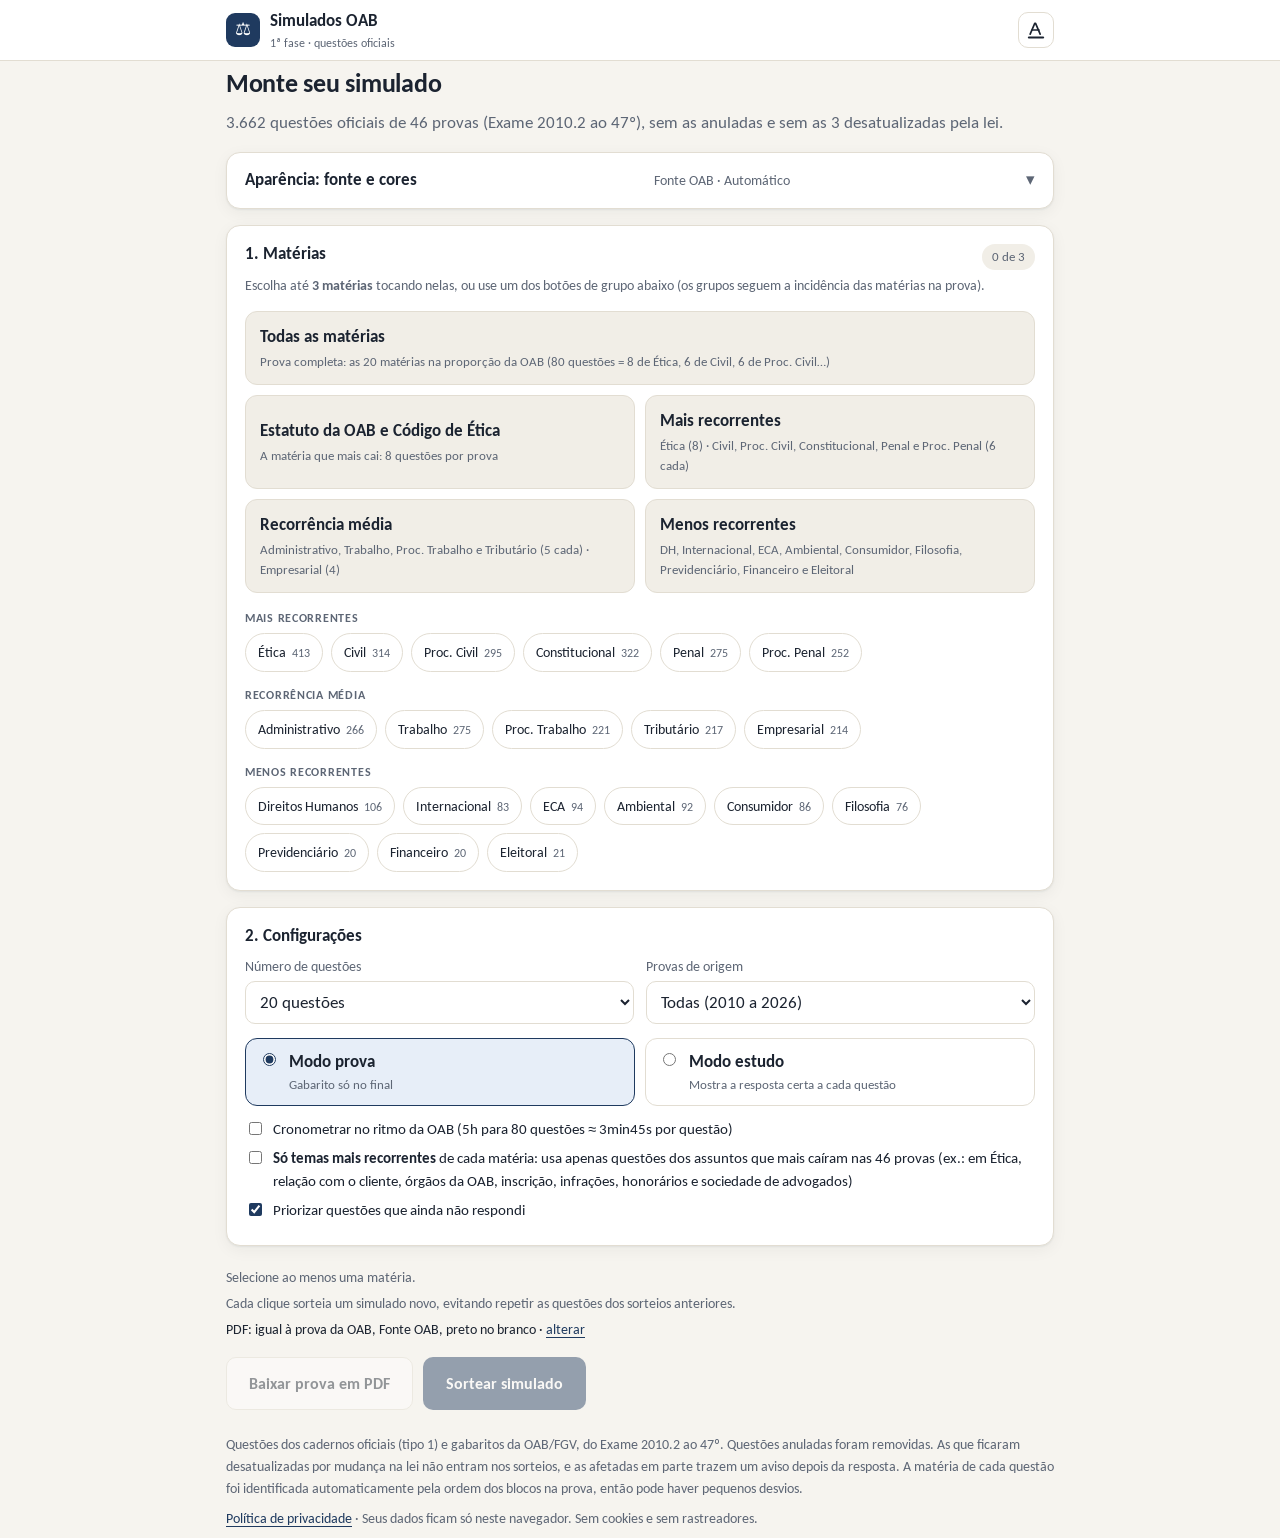
<file: index.html>
<!doctype html>
<html lang="pt-BR">
<head>
<meta charset="utf-8">
<meta name="viewport" content="width=device-width, initial-scale=1">
<title>Simulados OAB</title>
<meta name="description" content="Simulador da 1ª fase da OAB com questões oficiais de 46 provas, filtradas por matéria.">
<link rel="icon" href="data:image/svg+xml,%3Csvg xmlns='http://www.w3.org/2000/svg' viewBox='0 0 32 32'%3E%3Crect width='32' height='32' rx='7' fill='%231f3a5f'/%3E%3Cpath d='M16 6v20M9 11h14M9 11l-3 7h6zM23 11l-3 7h6z' stroke='%23f2c14e' stroke-width='2' fill='none' stroke-linejoin='round'/%3E%3C/svg%3E">
<script src="tema.js"></script>
<link rel="stylesheet" href="style.css">
</head>
<body>
<header class="top">
  <div class="wrap top-in">
    <button class="brand" id="homeBtn" type="button" aria-label="Voltar ao início">
      <span class="logo" aria-hidden="true">⚖</span>
      <span><strong>Simulados OAB</strong><small id="tagline">1ª fase · questões oficiais</small></span>
    </button>
    <div class="top-actions">
      <span id="timer" class="timer" hidden></span>
      <div class="fmt">
        <button id="fmtBtn" class="icon-btn" type="button" aria-haspopup="true" aria-expanded="false" aria-controls="fmtMenu" aria-label="Formatação: fonte e cores" title="Formatação: fonte e cores">
          <svg viewBox="0 0 24 24" width="20" height="20" aria-hidden="true" fill="none" stroke="currentColor" stroke-width="2" stroke-linecap="round" stroke-linejoin="round"><path d="M5 17 10.5 4h1L17 17"/><path d="M7.4 12h8.2"/><path d="M3.5 21h17" stroke-width="2.6"/></svg>
        </button>
        <div id="fmtMenu" class="fmt-menu card" role="dialog" aria-label="Formatação" hidden>
          <p class="ap-h">Fonte</p>
          <div class="ap-fonts" role="radiogroup" aria-label="Fonte"></div>
          <p class="ap-h">Cor de fundo e do texto</p>
          <div class="ap-colors" role="radiogroup" aria-label="Cores"></div>
        </div>
      </div>
    </div>
  </div>
</header>

<main class="wrap">
  <!-- CONFIGURAÇÃO -->
  <section id="view-setup" class="view">
    <div id="resume" class="card resume" hidden>
      <div>
        <strong>Você tem um simulado em andamento.</strong>
        <span id="resumeInfo" class="muted"></span>
      </div>
      <div class="row gap">
        <button id="resumeBtn" class="btn primary" type="button">Continuar</button>
        <button id="discardBtn" class="btn ghost" type="button">Descartar</button>
      </div>
    </div>

    <div class="intro">
      <h1>Monte seu simulado</h1>
      <p class="muted" id="introStats">Carregando banco de questões…</p>
    </div>

    <details class="card appearance" id="appearance">
      <summary><strong>Aparência: fonte e cores</strong> <span class="ap-cur" id="apCur"></span></summary>
      <div class="ap-body">
        <div>
          <p class="ap-h">Fonte</p>
          <div class="ap-fonts" id="apFonts" role="radiogroup" aria-label="Fonte"></div>
          <p class="muted small ap-leg">A <strong>Fonte OAB</strong> é a fonte das provas da OAB (Calibri; em aparelhos sem ela, a Carlito, que tem exatamente as mesmas medidas).</p>
        </div>
        <div>
          <p class="ap-h">Cor de fundo e do texto</p>
          <div class="ap-colors" id="apColors" role="radiogroup" aria-label="Cores"></div>
        </div>
        <div id="pdfOpcoes">
          <p class="ap-h">PDF da prova</p>
          <p class="muted small ap-leg">O PDF é sempre em preto no branco, na <strong>Fonte OAB</strong>, com o mesmo espaçamento entre linhas da prova. Escolha a diagramação:</p>
          <div class="toggles">
            <label class="toggle"><input type="radio" name="pdfModo" value="prova" checked><span><strong>Igual à prova da OAB</strong><small>2 colunas, letra tamanho 9, numeração, fios e alinhamento como no caderno</small></span></label>
            <label class="toggle"><input type="radio" name="pdfModo" value="personalizado"><span><strong>Personalizado (em colunas)</strong><small>Você escolhe colunas e tamanho da letra; mostra matéria e origem de cada questão</small></span></label>
          </div>
          <div class="grid2" id="pdfPers" hidden>
            <label class="field"><span>Colunas</span>
              <select id="pdfCols"><option value="1">1 coluna</option><option value="2" selected>2 colunas</option><option value="3">3 colunas</option></select>
            </label>
            <label class="field"><span>Tamanho da letra</span>
              <select id="pdfSize"><option value="9">9 (como na prova)</option><option value="10" selected>10</option><option value="11">11</option><option value="12">12</option></select>
            </label>
          </div>
        </div>
        <p class="muted small">As escolhas ficam salvas neste navegador. Fonte e cores também podem ser trocadas a qualquer momento pelo ícone de formatação, no alto da tela.</p>
      </div>
    </details>

    <div class="card">
      <div class="card-head">
        <h2>1. Matérias</h2>
        <span class="pill" id="selCount">0 de 3</span>
      </div>
      <p class="muted small">Escolha até <strong>3 matérias</strong> tocando nelas, ou use um dos botões de grupo abaixo (os grupos seguem a incidência das matérias na prova).</p>

      <div class="presets" role="group" aria-label="Grupos de matérias">
        <button class="preset wide" data-preset="todas" type="button">
          <span class="preset-t">Todas as matérias</span>
          <span class="preset-d">Prova completa: as 20 matérias na proporção da OAB (80 questões = 8 de Ética, 6 de Civil, 6 de Proc. Civil…)</span>
        </button>
        <button class="preset" data-preset="etica" type="button">
          <span class="preset-t">Estatuto da OAB e Código de Ética</span>
          <span class="preset-d">A matéria que mais cai: 8 questões por prova</span>
        </button>
        <button class="preset" data-preset="t1" type="button">
          <span class="preset-t">Mais recorrentes</span>
          <span class="preset-d">Ética (8) · Civil, Proc. Civil, Constitucional, Penal e Proc. Penal (6 cada)</span>
        </button>
        <button class="preset" data-preset="t2" type="button">
          <span class="preset-t">Recorrência média</span>
          <span class="preset-d">Administrativo, Trabalho, Proc. Trabalho e Tributário (5 cada) · Empresarial (4)</span>
        </button>
        <button class="preset" data-preset="t3" type="button">
          <span class="preset-t">Menos recorrentes</span>
          <span class="preset-d">DH, Internacional, ECA, Ambiental, Consumidor, Filosofia, Previdenciário, Financeiro e Eleitoral</span>
        </button>
      </div>

      <div id="subjects" class="subjects"></div>
      <p id="limitMsg" class="warn small" hidden>Máximo de 3 matérias na seleção manual. Para mais, use um botão de grupo.</p>
    </div>

    <div class="card">
      <h2>2. Configurações</h2>
      <div class="grid2">
        <label class="field">
          <span>Número de questões</span>
          <select id="qty">
            <option value="10">10 questões</option>
            <option value="20" selected>20 questões</option>
            <option value="40">40 questões</option>
            <option value="80">80 questões (prova completa)</option>
          </select>
        </label>
        <label class="field">
          <span>Provas de origem</span>
          <select id="period">
            <option value="all">Todas (2010 a 2026)</option>
            <option value="23">XXIII Exame em diante (2017+)</option>
            <option value="38">38º Exame em diante (formato atual, 2023+)</option>
          </select>
        </label>
      </div>
      <div class="toggles">
        <label class="toggle"><input type="radio" name="mode" value="exam" checked><span><strong>Modo prova</strong><small>Gabarito só no final</small></span></label>
        <label class="toggle"><input type="radio" name="mode" value="study"><span><strong>Modo estudo</strong><small>Mostra a resposta certa a cada questão</small></span></label>
      </div>
      <label class="check"><input type="checkbox" id="timed"> Cronometrar no ritmo da OAB (5h para 80 questões ≈ 3min45s por questão)</label>
      <label class="check"><input type="checkbox" id="rec"> <span><strong>Só temas mais recorrentes</strong> de cada matéria: usa apenas questões dos assuntos que mais caíram nas 46 provas (ex.: em Ética, relação com o cliente, órgãos da OAB, inscrição, infrações, honorários e sociedade de advogados)</span></label>
      <details id="recBox" class="rec-box" hidden>
        <summary>Ver os temas considerados</summary>
        <div id="recList" class="rec-list"></div>
      </details>
      <label class="check"><input type="checkbox" id="fresh" checked> Priorizar questões que ainda não respondi</label>
    </div>

    <div class="start-bar">
      <div>
        <p id="planInfo" class="muted small">Selecione ao menos uma matéria.</p>
        <p class="muted small">Cada clique sorteia um simulado novo, evitando repetir as questões dos sorteios anteriores.</p>
        <p class="small">PDF: <span id="pdfResumo"></span> · <button id="pdfInfo" class="link-btn" type="button">alterar</button></p>
      </div>
      <div class="start-actions">
        <button id="pdfBtn" class="btn ghost big" type="button" disabled>Baixar prova em PDF</button>
        <button id="startBtn" class="btn primary big" type="button" disabled>Sortear simulado</button>
      </div>
    </div>

    <div id="historyBox" class="card" hidden>
      <div class="card-head">
        <h2>Últimos simulados</h2>
        <button id="clearHist" class="btn ghost small" type="button">Limpar</button>
      </div>
      <p class="muted small">Baixe a correção completa de cada simulado em PDF: todas as questões, com a resposta certa em verde e o seu erro em vermelho.</p>
      <ul id="history" class="history"></ul>
      <p id="histNote" class="muted small" hidden>Os simulados concluídos antes desta opção existir não guardaram as questões, então não têm correção em PDF.</p>
    </div>

    <footer class="foot muted small">
      <p>
        Questões dos cadernos oficiais (tipo 1) e gabaritos da OAB/FGV, do Exame 2010.2 ao 47º. Questões anuladas foram removidas.
        As que ficaram desatualizadas por mudança na lei não entram nos sorteios, e as afetadas em parte trazem um aviso depois da resposta.
        A matéria de cada questão foi identificada automaticamente pela ordem dos blocos na prova, então pode haver pequenos desvios.
      </p>
      <p><a href="privacidade">Política de privacidade</a> · Seus dados ficam só neste navegador. Sem cookies e sem rastreadores.</p>
    </footer>
  </section>

  <!-- PROVA -->
  <section id="view-quiz" class="view" hidden>
    <div class="quiz-top">
      <div>
        <div class="progress"><div id="progBar"></div></div>
        <p class="muted small" id="progText"></p>
      </div>
      <button id="gridBtn" class="btn ghost small" type="button" aria-expanded="false">Ver todas</button>
    </div>
    <nav id="grid" class="qgrid" hidden aria-label="Navegação entre questões"></nav>

    <article class="card qcard" id="qcard">
      <div class="qmeta">
        <span class="tag" id="qSubject"></span>
        <span class="muted small" id="qSource"></span>
      </div>
      <div class="qtext" id="qText"></div>
      <div class="alts" id="alts" role="radiogroup" aria-label="Alternativas"></div>
      <div id="feedback" class="feedback" hidden></div>
      <p id="qNota" class="nota" hidden></p>
    </article>

    <div class="quiz-nav">
      <button id="prevBtn" class="btn ghost" type="button">← Anterior</button>
      <button id="flagBtn" class="btn ghost" type="button">☆ Marcar</button>
      <button id="nextBtn" class="btn primary" type="button">Próxima →</button>
    </div>
    <div class="finish-row">
      <button id="finishBtn" class="btn danger-ghost" type="button">Finalizar simulado</button>
    </div>
  </section>

  <!-- RESULTADO -->
  <section id="view-result" class="view" hidden>
    <div class="card score-card">
      <div class="score-ring" id="scoreRing"><span id="scorePct"></span></div>
      <div>
        <h1 id="scoreTitle"></h1>
        <p id="scoreSub" class="muted"></p>
        <p id="scoreNote" class="small"></p>
      </div>
    </div>

    <div class="card">
      <h2>Desempenho por matéria</h2>
      <div id="bySubject" class="bars"></div>
    </div>

    <div class="row gap wrap-row">
      <button id="againBtn" class="btn primary" type="button">Sortear outro simulado</button>
      <button id="retryWrong" class="btn ghost" type="button">Refazer as que errei</button>
      <button id="newBtn" class="btn ghost" type="button">Mudar configuração</button>
    </div>

    <div class="card">
      <div class="card-head">
        <h2>Correção</h2>
        <label class="check inline"><input type="checkbox" id="onlyWrong"> Só erros e em branco</label>
      </div>
      <div id="review" class="review"></div>
    </div>
  </section>
</main>

<div id="toast" class="toast" role="status" aria-live="polite" hidden></div>
<script src="pdf.js"></script>
<script src="app.js"></script>
</body>
</html>
</file>
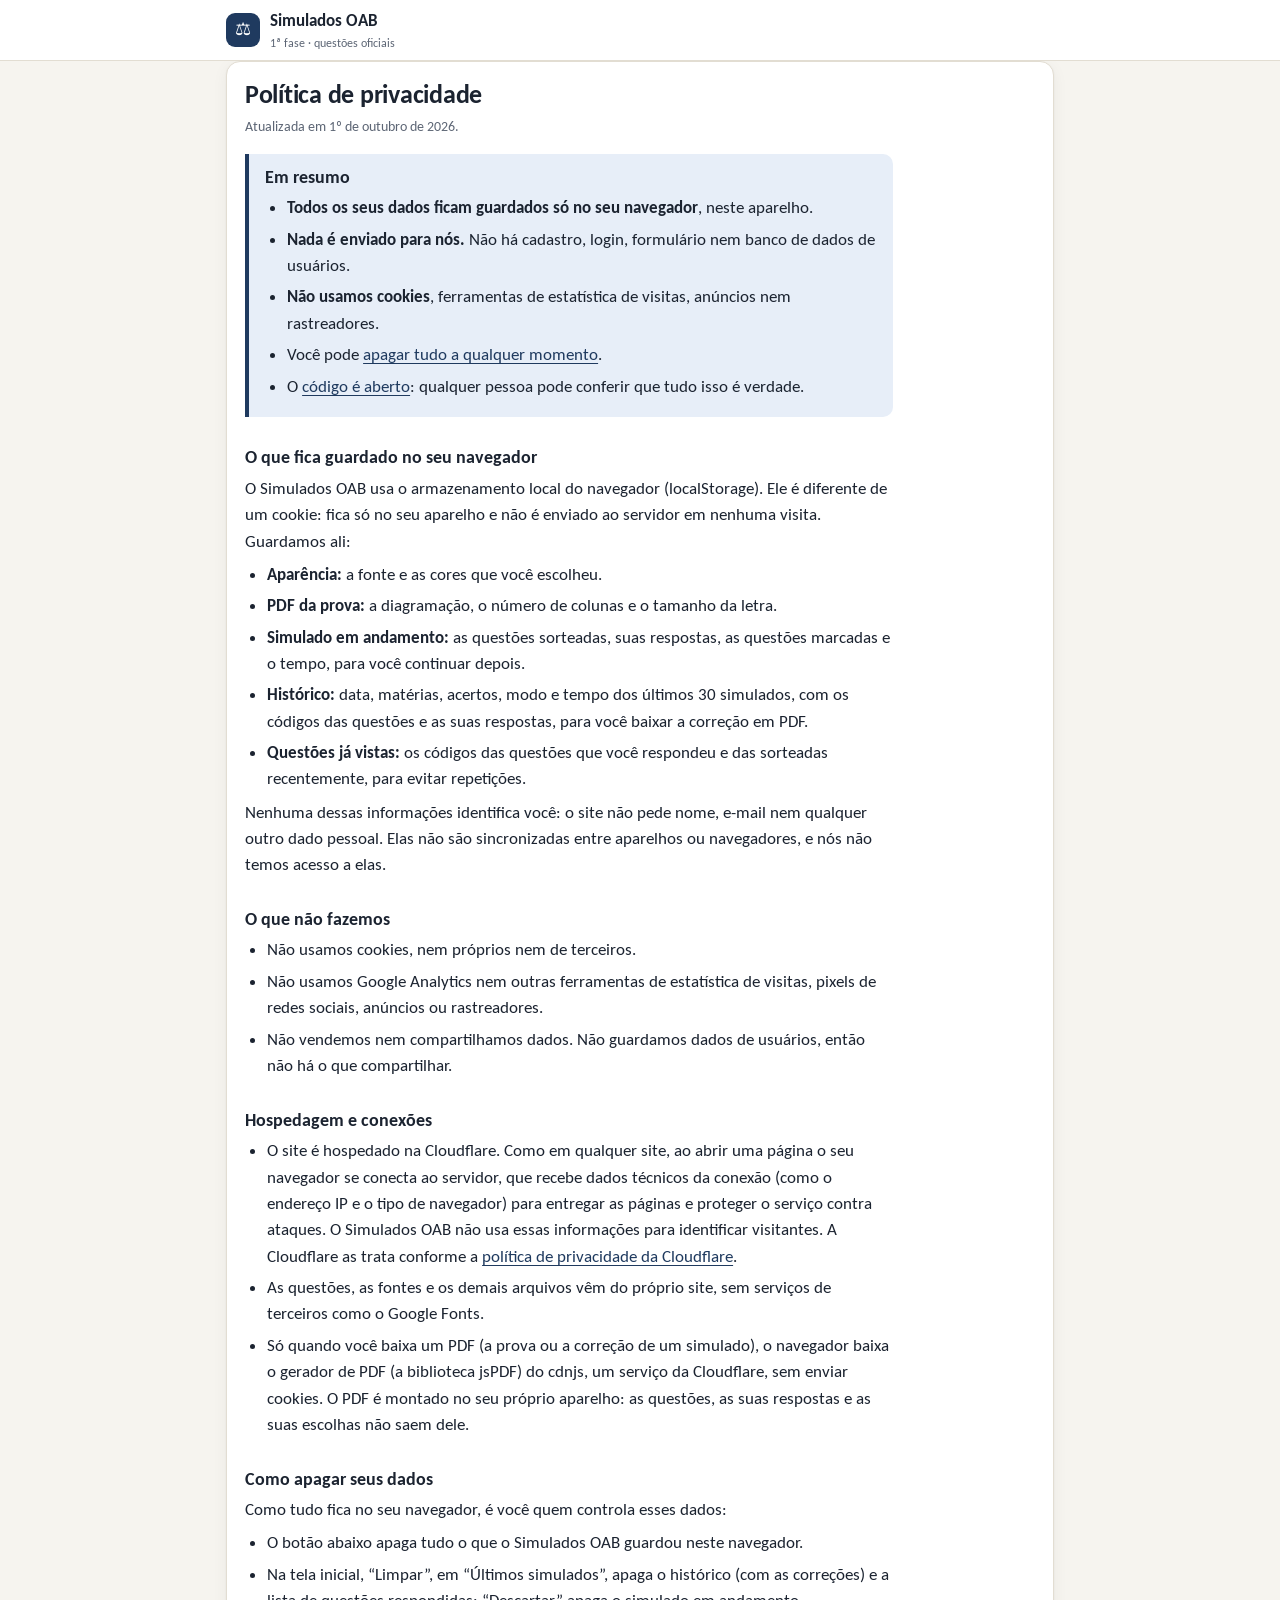
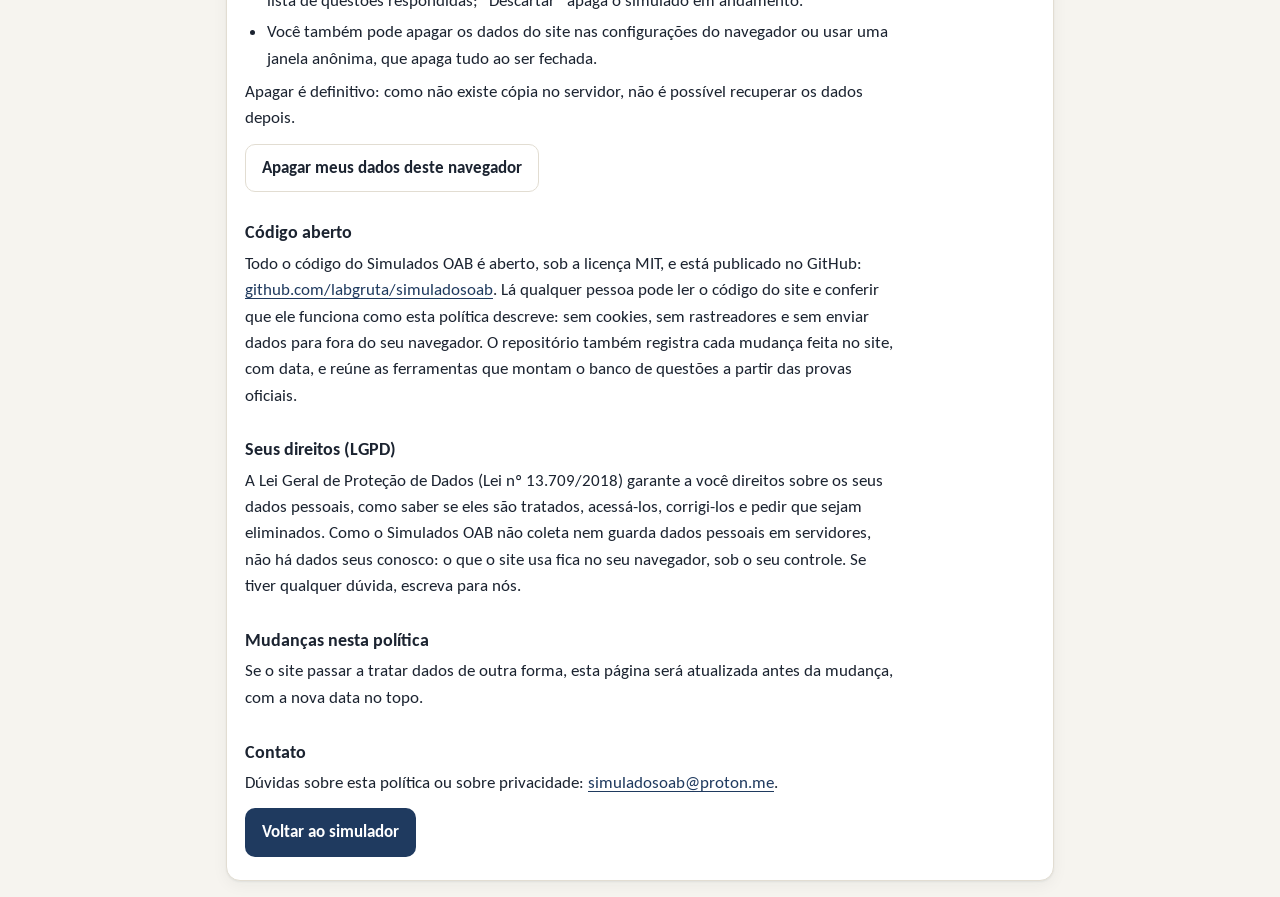
<file: privacidade.html>
<!doctype html>
<html lang="pt-BR">
<head>
<meta charset="utf-8">
<meta name="viewport" content="width=device-width, initial-scale=1">
<title>Política de privacidade · Simulados OAB</title>
<meta name="description" content="Como o Simulados OAB trata seus dados: tudo fica guardado só no seu navegador, sem cookies e sem rastreadores.">
<link rel="icon" href="data:image/svg+xml,%3Csvg xmlns='http://www.w3.org/2000/svg' viewBox='0 0 32 32'%3E%3Crect width='32' height='32' rx='7' fill='%231f3a5f'/%3E%3Cpath d='M16 6v20M9 11h14M9 11l-3 7h6zM23 11l-3 7h6z' stroke='%23f2c14e' stroke-width='2' fill='none' stroke-linejoin='round'/%3E%3C/svg%3E">
<script src="tema.js"></script>
<link rel="stylesheet" href="style.css">
</head>
<body>
<header class="top">
  <div class="wrap top-in">
    <a class="brand" href="./">
      <span class="logo" aria-hidden="true">⚖</span>
      <span><strong>Simulados OAB</strong><small>1ª fase · questões oficiais</small></span>
    </a>
  </div>
</header>

<main class="wrap">
  <article class="card doc">
    <h1>Política de privacidade</h1>
    <p class="muted small">Atualizada em <time datetime="2026-10-01">1º de outubro de 2026</time>.</p>

    <div class="destaque">
      <h2 id="resumo">Em resumo</h2>
      <ul>
        <li><strong>Todos os seus dados ficam guardados só no seu navegador</strong>, neste aparelho.</li>
        <li><strong>Nada é enviado para nós.</strong> Não há cadastro, login, formulário nem banco de dados de usuários.</li>
        <li><strong>Não usamos cookies</strong>, ferramentas de estatística de visitas, anúncios nem rastreadores.</li>
        <li>Você pode <a href="#apagar">apagar tudo a qualquer momento</a>.</li>
        <li>O <a href="#codigo">código é aberto</a>: qualquer pessoa pode conferir que tudo isso é verdade.</li>
      </ul>
    </div>

    <h2 id="local">O que fica guardado no seu navegador</h2>
    <p>
      O Simulados OAB usa o armazenamento local do navegador (<span lang="en">localStorage</span>).
      Ele é diferente de um cookie: fica só no seu aparelho e não é enviado ao servidor em nenhuma visita.
      Guardamos ali:
    </p>
    <ul>
      <li><strong>Aparência:</strong> a fonte e as cores que você escolheu.</li>
      <li><strong>PDF da prova:</strong> a diagramação, o número de colunas e o tamanho da letra.</li>
      <li><strong>Simulado em andamento:</strong> as questões sorteadas, suas respostas, as questões marcadas e o tempo, para você continuar depois.</li>
      <li><strong>Histórico:</strong> data, matérias, acertos, modo e tempo dos últimos 30 simulados, com os códigos das questões e as suas respostas, para você baixar a correção em PDF.</li>
      <li><strong>Questões já vistas:</strong> os códigos das questões que você respondeu e das sorteadas recentemente, para evitar repetições.</li>
    </ul>
    <p>
      Nenhuma dessas informações identifica você: o site não pede nome, e-mail nem qualquer outro dado pessoal.
      Elas não são sincronizadas entre aparelhos ou navegadores, e nós não temos acesso a elas.
    </p>

    <h2 id="nao-fazemos">O que não fazemos</h2>
    <ul>
      <li>Não usamos cookies, nem próprios nem de terceiros.</li>
      <li>Não usamos Google Analytics nem outras ferramentas de estatística de visitas, pixels de redes sociais, anúncios ou rastreadores.</li>
      <li>Não vendemos nem compartilhamos dados. Não guardamos dados de usuários, então não há o que compartilhar.</li>
    </ul>

    <h2 id="hospedagem">Hospedagem e conexões</h2>
    <ul>
      <li>
        O site é hospedado na Cloudflare. Como em qualquer site, ao abrir uma página o seu navegador se conecta ao servidor,
        que recebe dados técnicos da conexão (como o endereço IP e o tipo de navegador) para entregar as páginas e proteger o
        serviço contra ataques. O Simulados OAB não usa essas informações para identificar visitantes. A Cloudflare as trata
        conforme a <a href="https://www.cloudflare.com/pt-br/privacypolicy/" rel="noopener">política de privacidade da Cloudflare</a>.
      </li>
      <li>As questões, as fontes e os demais arquivos vêm do próprio site, sem serviços de terceiros como o Google Fonts.</li>
      <li>
        Só quando você baixa um PDF (a prova ou a correção de um simulado), o navegador baixa o gerador de PDF
        (a biblioteca jsPDF) do cdnjs, um serviço da Cloudflare, sem enviar cookies. O PDF é montado no seu próprio
        aparelho: as questões, as suas respostas e as suas escolhas não saem dele.
      </li>
    </ul>

    <h2 id="apagar">Como apagar seus dados</h2>
    <p>Como tudo fica no seu navegador, é você quem controla esses dados:</p>
    <ul>
      <li>O botão abaixo apaga tudo o que o Simulados OAB guardou neste navegador.</li>
      <li>Na tela inicial, “Limpar”, em “Últimos simulados”, apaga o histórico (com as correções) e a lista de questões respondidas; “Descartar” apaga o simulado em andamento.</li>
      <li>Você também pode apagar os dados do site nas configurações do navegador ou usar uma janela anônima, que apaga tudo ao ser fechada.</li>
    </ul>
    <p>Apagar é definitivo: como não existe cópia no servidor, não é possível recuperar os dados depois.</p>
    <div class="acoes">
      <button id="apagarBtn" class="btn ghost" type="button" hidden>Apagar meus dados deste navegador</button>
      <p id="apagarMsg" class="small" role="status"></p>
    </div>

    <h2 id="codigo">Código aberto</h2>
    <p>
      Todo o código do Simulados OAB é aberto, sob a licença MIT, e está publicado no GitHub:
      <a href="https://github.com/labgruta/simuladosoab">github.com/labgruta/simuladosoab</a>.
      Lá qualquer pessoa pode ler o código do site e conferir que ele funciona como esta política descreve:
      sem cookies, sem rastreadores e sem enviar dados para fora do seu navegador. O repositório também
      registra cada mudança feita no site, com data, e reúne as ferramentas que montam o banco de questões
      a partir das provas oficiais.
    </p>

    <h2 id="direitos">Seus direitos (LGPD)</h2>
    <p>
      A Lei Geral de Proteção de Dados (Lei nº 13.709/2018) garante a você direitos sobre os seus dados pessoais,
      como saber se eles são tratados, acessá-los, corrigi-los e pedir que sejam eliminados. Como o Simulados OAB não
      coleta nem guarda dados pessoais em servidores, não há dados seus conosco: o que o site usa fica no seu
      navegador, sob o seu controle. Se tiver qualquer dúvida, escreva para nós.
    </p>

    <h2 id="mudancas">Mudanças nesta política</h2>
    <p>
      Se o site passar a tratar dados de outra forma, esta página será atualizada antes da mudança, com a nova data no topo.
    </p>

    <h2 id="contato">Contato</h2>
    <p>Dúvidas sobre esta política ou sobre privacidade: <a href="mailto:simuladosoab@proton.me">simuladosoab@proton.me</a>.</p>

    <p class="acoes"><a class="btn primary" href="./">Voltar ao simulador</a></p>
  </article>
</main>
<script src="privacidade.js"></script>
</body>
</html>
</file>
<file: style.css>
/* ---------- fontes embarcadas (licenças em fonts/) ---------- */
/* Fonte OAB: a Calibri dos cadernos de prova quando o aparelho a tem; senão, a Carlito
   (mesmas medidas da Calibri), embarcada como subconjunto latino com o nome "Fonte OAB". */
@font-face { font-family: "Fonte OAB"; src: local("Calibri"), url("fonts/FonteOAB-Regular.woff2") format("woff2"), url("fonts/FonteOAB-Regular.woff") format("woff"); font-weight: 400; font-style: normal; font-display: swap; }
@font-face { font-family: "Fonte OAB"; src: local("Calibri Bold"), local("Calibri-Bold"), url("fonts/FonteOAB-Bold.woff2") format("woff2"), url("fonts/FonteOAB-Bold.woff") format("woff"); font-weight: 700; font-style: normal; font-display: swap; }
@font-face { font-family: "Fonte OAB"; src: local("Calibri Italic"), local("Calibri-Italic"), url("fonts/FonteOAB-Italic.woff2") format("woff2"), url("fonts/FonteOAB-Italic.woff") format("woff"); font-weight: 400; font-style: italic; font-display: swap; }
@font-face { font-family: "Fonte OAB"; src: local("Calibri Bold Italic"), local("Calibri-BoldItalic"), url("fonts/FonteOAB-BoldItalic.woff2") format("woff2"), url("fonts/FonteOAB-BoldItalic.woff") format("woff"); font-weight: 700; font-style: italic; font-display: swap; }
@font-face { font-family: "iA Writer Duo S"; src: url("fonts/iAWriterDuoS-Regular.woff2") format("woff2"), url("fonts/iAWriterDuoS-Regular.woff") format("woff"); font-weight: 400; font-style: normal; font-display: swap; }
@font-face { font-family: "iA Writer Duo S"; src: url("fonts/iAWriterDuoS-Bold.woff2") format("woff2"), url("fonts/iAWriterDuoS-Bold.woff") format("woff"); font-weight: 700; font-style: normal; font-display: swap; }
@font-face { font-family: "iA Writer Duo S"; src: url("fonts/iAWriterDuoS-Italic.woff2") format("woff2"), url("fonts/iAWriterDuoS-Italic.woff") format("woff"); font-weight: 400; font-style: italic; font-display: swap; }
@font-face { font-family: "iA Writer Duo S"; src: url("fonts/iAWriterDuoS-BoldItalic.woff2") format("woff2"), url("fonts/iAWriterDuoS-BoldItalic.woff") format("woff"); font-weight: 700; font-style: italic; font-display: swap; }
@font-face { font-family: "Atkinson Hyperlegible"; src: url("fonts/AtkinsonHyperlegible-Regular.woff2") format("woff2"), url("fonts/AtkinsonHyperlegible-Regular.woff") format("woff"); font-weight: 400; font-display: swap; }
@font-face { font-family: "Atkinson Hyperlegible"; src: url("fonts/AtkinsonHyperlegible-Bold.woff2") format("woff2"), url("fonts/AtkinsonHyperlegible-Bold.woff") format("woff"); font-weight: 700; font-display: swap; }
@font-face { font-family: "Lexend"; src: url("fonts/Lexend-wght.ttf") format("truetype"); font-weight: 100 900; font-display: swap; }
@font-face { font-family: "Literata"; src: url("fonts/Literata-Regular.woff2") format("woff2"), url("fonts/Literata-Regular.woff") format("woff"); font-weight: 400; font-display: swap; }
@font-face { font-family: "Literata"; src: url("fonts/Literata-Bold.woff2") format("woff2"), url("fonts/Literata-Bold.woff") format("woff"); font-weight: 700; font-display: swap; }
@font-face { font-family: "Lora"; src: url("fonts/Lora-wght.ttf") format("truetype"); font-weight: 400 700; font-display: swap; }

:root {
  --font-system: -apple-system, BlinkMacSystemFont, "Segoe UI", Roboto, "Helvetica Neue", Arial, sans-serif;
  --font: "Fonte OAB", Calibri, var(--font-system); /* padrão: Fonte OAB */
  --fs: 17px;
}
:root[data-font="iawriter"] { --font: "iA Writer Duo S", ui-monospace, Menlo, monospace; --fs: 15px; }
:root[data-font="atkinson"] { --font: "Atkinson Hyperlegible", var(--font-system); --fs: 16.5px; }
:root[data-font="lexend"] { --font: "Lexend", var(--font-system); --fs: 15.5px; }
:root[data-font="literata"] { --font: "Literata", Georgia, "Times New Roman", serif; --fs: 16.5px; }
:root[data-font="lora"] { --font: "Lora", Georgia, "Times New Roman", serif; --fs: 16.5px; }

/* ---------- cores (fundo + texto) ---------- */
:root {
  --bg: #f6f4ef;
  --surface: #ffffff;
  --surface-2: #f1eee7;
  --ink: #1b2330;
  --muted: #5d6675;
  --line: #e2ddd2;
  --brand: #1f3a5f;
  --brand-ink: #ffffff;
  --accent: #b8860b;
  --ok: #1e7a4c;
  --ok-bg: #e5f4ec;
  --bad: #b3261e;
  --bad-bg: #fbe9e7;
  --warn: #8a5a00;
  --sel: #e7eef8;
  --sel-line: #1f3a5f;
  --shadow: 0 1px 2px rgba(20, 30, 45, .06), 0 4px 16px rgba(20, 30, 45, .05);
  --radius: 14px;
  color-scheme: light;
}
/* "Automático": segue o claro/escuro do sistema. O escuro é em escala de cinza (mesma
   luminosidade dos tons originais); só acerto/erro mantêm verde e vermelho. */
@media (prefers-color-scheme: dark) {
  :root:not([data-theme]), :root[data-theme="auto"] {
    --bg: #151515; --surface: #202020; --surface-2: #292929; --ink: #ebebeb; --muted: #a3a3a3;
    --line: #353535; --brand: #b2b2b2; --brand-ink: #151515; --accent: #bbbbbb;
    --ok: #5cc98d; --ok-bg: #173226; --bad: #f08a80; --bad-bg: #3a1d1b; --warn: #bbbbbb;
    --sel: #2c2c2c; --sel-line: #b2b2b2; --shadow: 0 1px 2px rgba(0,0,0,.3); color-scheme: dark;
  }
}
:root[data-theme="dark"] {
  --bg: #151515; --surface: #202020; --surface-2: #292929; --ink: #ebebeb; --muted: #a3a3a3;
  --line: #353535; --brand: #b2b2b2; --brand-ink: #151515; --accent: #bbbbbb;
  --ok: #5cc98d; --ok-bg: #173226; --bad: #f08a80; --bad-bg: #3a1d1b; --warn: #bbbbbb;
  --sel: #2c2c2c; --sel-line: #b2b2b2; --shadow: 0 1px 2px rgba(0,0,0,.3); color-scheme: dark;
}
:root[data-theme="sepia"] {
  --bg: #f3ead7; --surface: #fbf5e8; --surface-2: #efe3cb; --ink: #3d2f1f; --muted: #6f5b44;
  --line: #e0d1b3; --brand: #7a4a1c; --brand-ink: #fffaf0; --accent: #a8741a;
  --ok: #3d6b2a; --ok-bg: #e6ecd2; --bad: #a23a22; --bad-bg: #f6dfd2; --warn: #8a5a00;
  --sel: #f0e1c4; --sel-line: #7a4a1c; --shadow: 0 1px 2px rgba(80, 55, 20, .08); color-scheme: light;
}
:root[data-theme="papel"] {
  --bg: #ffffff; --surface: #ffffff; --surface-2: #f3f3f3; --ink: #111111; --muted: #555555;
  --line: #dddddd; --brand: #111111; --brand-ink: #ffffff; --accent: #9a6b00;
  --ok: #1a7a3e; --ok-bg: #e3f3e8; --bad: #b3261e; --bad-bg: #fbe6e4; --warn: #7a5000;
  --sel: #ececec; --sel-line: #111111; --shadow: none; color-scheme: light;
}
:root[data-theme="verde"] {
  --bg: #e7efe2; --surface: #f4f8f1; --surface-2: #dde8d6; --ink: #1d2b1a; --muted: #4f5f4a;
  --line: #cddbc4; --brand: #2f5d34; --brand-ink: #ffffff; --accent: #8a6d12;
  --ok: #23703e; --ok-bg: #d8ecd9; --bad: #a8321f; --bad-bg: #f4dcd5; --warn: #7a5300;
  --sel: #d6e6d0; --sel-line: #2f5d34; --shadow: 0 1px 2px rgba(30, 50, 25, .08); color-scheme: light;
}
:root[data-theme="noite"] {
  --bg: #0e1726; --surface: #15213a; --surface-2: #1c2b47; --ink: #dbe5f3; --muted: #93a3bb;
  --line: #2a3a58; --brand: #7fb0ff; --brand-ink: #0b1424; --accent: #f2c14e;
  --ok: #6fd39a; --ok-bg: #12321f; --bad: #ff8f84; --bad-bg: #3d1c1a; --warn: #f0b65a;
  --sel: #1d3150; --sel-line: #7fb0ff; --shadow: 0 1px 2px rgba(0,0,0,.35); color-scheme: dark;
}
:root[data-theme="contraste"] {
  --bg: #000000; --surface: #000000; --surface-2: #1a1a1a; --ink: #ffffff; --muted: #e6e6e6;
  --line: #ffffff; --brand: #ffd400; --brand-ink: #000000; --accent: #ffd400;
  --ok: #4dff88; --ok-bg: #003316; --bad: #ff6b6b; --bad-bg: #3a0000; --warn: #ffd400;
  --sel: #262600; --sel-line: #ffd400; --shadow: none; color-scheme: dark;
}

* { box-sizing: border-box; }
html { -webkit-text-size-adjust: 100%; }
body {
  margin: 0; background: var(--bg); color: var(--ink);
  font: var(--fs)/1.55 var(--font);
}
[hidden] { display: none !important; }
h1, h2 { line-height: 1.2; margin: 0 0 .4em; }
h1 { font-size: 1.6rem; letter-spacing: -.01em; }
h2 { font-size: 1.05rem; }
p { margin: .3em 0; }
.wrap { max-width: 860px; margin: 0 auto; padding: 0 16px; }
.muted { color: var(--muted); }
.small { font-size: .88rem; }
.row { display: flex; align-items: center; }
.gap { gap: 10px; }
.wrap-row { flex-wrap: wrap; margin: 4px 0 16px; }

/* header */
.top { background: var(--surface); border-bottom: 1px solid var(--line); position: sticky; top: 0; z-index: 10; }
.top-in { display: flex; justify-content: space-between; align-items: center; height: 60px; }
.brand { display: flex; gap: 10px; align-items: center; background: none; border: 0; color: inherit; cursor: pointer; padding: 0; text-align: left; font: inherit; }
.brand small { display: block; color: var(--muted); font-size: .75rem; }
.logo { width: 34px; height: 34px; border-radius: 9px; background: var(--brand); color: var(--brand-ink); display: grid; place-items: center; font-size: 18px; }
.top-actions { display: flex; align-items: center; gap: 10px; }
.timer { font-variant-numeric: tabular-nums; font-weight: 600; background: var(--surface-2); padding: 4px 10px; border-radius: 999px; font-size: .9rem; }
.timer.low { color: var(--bad); }
.icon-btn { width: 36px; height: 36px; border-radius: 10px; border: 1px solid var(--line); background: var(--surface); color: var(--ink); cursor: pointer; font-size: 16px; }

main { padding-top: 20px; padding-bottom: 60px; }
.intro { margin: 8px 0 16px; }

/* cards */
.card { background: var(--surface); border: 1px solid var(--line); border-radius: var(--radius); padding: 18px; margin-bottom: 16px; box-shadow: var(--shadow); }
.card-head { display: flex; justify-content: space-between; align-items: center; gap: 10px; }
.pill { font-size: .8rem; background: var(--surface-2); padding: 3px 10px; border-radius: 999px; color: var(--muted); white-space: nowrap; }
.pill.group { background: var(--sel); color: var(--brand); font-weight: 600; }
.resume { display: flex; justify-content: space-between; align-items: center; gap: 12px; flex-wrap: wrap; border-color: var(--accent); }
.resume .muted { display: block; font-size: .88rem; }

/* presets */
.presets { display: grid; grid-template-columns: repeat(2, minmax(0, 1fr)); gap: 10px; margin: 14px 0 16px; }
.preset { text-align: left; border: 1px solid var(--line); background: var(--surface-2); color: var(--ink); border-radius: 12px; padding: 12px 14px; cursor: pointer; font: inherit; transition: border-color .15s, background .15s; }
.preset:hover { border-color: var(--sel-line); }
.preset.on { background: var(--sel); border-color: var(--sel-line); box-shadow: inset 0 0 0 1px var(--sel-line); }
.preset-t { display: block; font-weight: 650; }
.preset-d { display: block; font-size: .8rem; color: var(--muted); margin-top: 2px; }

/* subject chips */
.subjects { display: grid; gap: 14px; }
.tier-h { font-size: .75rem; text-transform: uppercase; letter-spacing: .06em; color: var(--muted); margin: 0 0 6px; font-weight: 600; }
.chips { display: flex; flex-wrap: wrap; gap: 8px; }
.chip { border: 1px solid var(--line); background: var(--surface); color: var(--ink); border-radius: 999px; padding: 7px 12px; cursor: pointer; font: inherit; font-size: .9rem; display: inline-flex; gap: 6px; align-items: center; }
.chip:hover { border-color: var(--sel-line); }
.chip .n { color: var(--muted); font-size: .78rem; }
.chip[aria-pressed="true"] { background: var(--brand); border-color: var(--brand); color: var(--brand-ink); }
.chip[aria-pressed="true"] .n { color: inherit; opacity: .8; }
.warn { color: var(--warn); margin-top: 10px; }

/* fields */
.grid2 { display: grid; grid-template-columns: 1fr 1fr; gap: 12px; margin: 10px 0 14px; }
.field span { display: block; font-size: .85rem; color: var(--muted); margin-bottom: 4px; }
select { width: 100%; font: inherit; padding: 9px 10px; border-radius: 10px; border: 1px solid var(--line); background: var(--surface); color: var(--ink); }
.toggles { display: grid; grid-template-columns: 1fr 1fr; gap: 10px; margin-bottom: 12px; }
.toggle { display: flex; gap: 10px; align-items: flex-start; border: 1px solid var(--line); border-radius: 12px; padding: 10px 12px; cursor: pointer; }
.toggle:has(input:checked) { border-color: var(--sel-line); background: var(--sel); }
.toggle input { margin-top: 4px; accent-color: var(--brand); }
.toggle small { display: block; color: var(--muted); font-size: .8rem; }
.check { display: flex; gap: 8px; align-items: flex-start; font-size: .92rem; margin: 6px 0; cursor: pointer; }
.check input { margin-top: 4px; accent-color: var(--brand); }
.check.inline { margin: 0; font-size: .85rem; }

/* buttons */
.btn { font: inherit; font-weight: 600; border-radius: 10px; padding: 10px 16px; cursor: pointer; border: 1px solid transparent; }
.btn.small { padding: 6px 10px; font-size: .85rem; }
.btn.big { padding: 13px 22px; font-size: 1.02rem; }
.btn.primary { background: var(--brand); color: var(--brand-ink); }
.btn.primary:disabled { opacity: .45; cursor: not-allowed; }
.btn.ghost { background: var(--surface); color: var(--ink); border-color: var(--line); }
.btn.ghost:hover { border-color: var(--sel-line); }
.btn.danger-ghost { background: none; color: var(--bad); border-color: transparent; text-decoration: underline; text-underline-offset: 3px; }
.start-bar { display: flex; justify-content: space-between; align-items: center; gap: 12px; flex-wrap: wrap; margin: 4px 0 24px; }

.history { list-style: none; margin: 8px 0 0; padding: 0; }
.history li { display: flex; justify-content: space-between; gap: 12px; padding: 8px 0; border-top: 1px solid var(--line); font-size: .9rem; }
.history li:first-child { border-top: 0; }
.history .sc { font-weight: 700; font-variant-numeric: tabular-nums; }
.history li { flex-wrap: wrap; align-items: center; }
.history .hist-r { display: flex; align-items: center; gap: 10px; margin-left: auto; }
.btn[aria-disabled="true"] { opacity: .6; cursor: progress; }
.foot { margin-top: 24px; }

/* quiz */
.quiz-top { display: flex; gap: 12px; align-items: center; justify-content: space-between; margin-bottom: 10px; }
.quiz-top > div { flex: 1; }
.progress { height: 6px; background: var(--surface-2); border-radius: 999px; overflow: hidden; }
#progBar { height: 100%; width: 0; background: var(--brand); transition: width .2s; }
.qgrid { display: grid; grid-template-columns: repeat(auto-fill, minmax(38px, 1fr)); gap: 6px; margin-bottom: 12px; }
.qgrid button { font: inherit; font-size: .8rem; height: 34px; border-radius: 8px; border: 1px solid var(--line); background: var(--surface); color: var(--ink); cursor: pointer; position: relative; }
.qgrid button.ans { background: var(--sel); border-color: var(--sel-line); }
.qgrid button.cur { outline: 2px solid var(--accent); outline-offset: 1px; }
.qgrid button.flag::after { content: ""; position: absolute; top: 3px; right: 3px; width: 6px; height: 6px; border-radius: 50%; background: var(--accent); }
.qgrid button.right { background: var(--ok-bg); border-color: var(--ok); }
.qgrid button.wrong { background: var(--bad-bg); border-color: var(--bad); }
.qmeta { display: flex; flex-wrap: wrap; gap: 8px 12px; align-items: center; margin-bottom: 10px; }
.tag { background: var(--sel); color: var(--brand); font-weight: 650; font-size: .8rem; padding: 3px 10px; border-radius: 999px; }
.qtext { white-space: pre-line; font-size: 1.02rem; margin-bottom: 14px; }
.alts { display: grid; gap: 8px; }
.alt { display: flex; gap: 12px; text-align: left; font: inherit; color: var(--ink); background: var(--surface); border: 1px solid var(--line); border-radius: 12px; padding: 11px 13px; cursor: pointer; line-height: 1.45; }
.alt:hover:not(:disabled) { border-color: var(--sel-line); }
.alt .l { flex: 0 0 26px; height: 26px; border-radius: 50%; display: grid; place-items: center; font-weight: 700; font-size: .85rem; background: var(--surface-2); }
.alt.chosen { border-color: var(--sel-line); background: var(--sel); box-shadow: inset 0 0 0 1px var(--sel-line); }
.alt.chosen .l { background: var(--brand); color: var(--brand-ink); }
.alt.right { border-color: var(--ok); background: var(--ok-bg); box-shadow: inset 0 0 0 1px var(--ok); }
.alt.right .l { background: var(--ok); color: #fff; }
.alt.wrong { border-color: var(--bad); background: var(--bad-bg); box-shadow: inset 0 0 0 1px var(--bad); }
.alt.wrong .l { background: var(--bad); color: #fff; }
.alt:disabled { cursor: default; }
.feedback { margin-top: 12px; padding: 10px 12px; border-radius: 10px; font-weight: 600; }
.feedback.ok { background: var(--ok-bg); color: var(--ok); }
.feedback.bad { background: var(--bad-bg); color: var(--bad); }
.nota { margin-top: 10px; padding: 10px 12px; border-left: 3px solid var(--warn); border-radius: 0 10px 10px 0; background: var(--surface-2); font-size: .92rem; }
.nota strong { color: var(--warn); }
.quiz-nav { display: grid; grid-template-columns: 1fr auto 1fr; gap: 10px; }
.quiz-nav #nextBtn { justify-self: end; }
.quiz-nav #prevBtn { justify-self: start; }
.finish-row { text-align: center; margin-top: 14px; }

/* result */
.score-card { display: flex; gap: 20px; align-items: center; }
.score-ring { --p: 0; flex: 0 0 104px; height: 104px; border-radius: 50%; display: grid; place-items: center;
  background: conic-gradient(var(--ring, var(--brand)) calc(var(--p) * 1%), var(--surface-2) 0); }
.score-ring span { width: 80px; height: 80px; border-radius: 50%; background: var(--surface); display: grid; place-items: center; font-weight: 800; font-size: 1.35rem; font-variant-numeric: tabular-nums; }
.bars { display: grid; gap: 10px; margin-top: 8px; }
.bar-row { display: grid; grid-template-columns: minmax(120px, 210px) 1fr auto; gap: 10px; align-items: center; font-size: .9rem; }
.bar { height: 10px; border-radius: 999px; background: var(--surface-2); overflow: hidden; }
.bar > i { display: block; height: 100%; background: var(--brand); border-radius: 999px; }
.bar-row .v { font-variant-numeric: tabular-nums; color: var(--muted); min-width: 64px; text-align: right; }
.review { display: grid; gap: 12px; margin-top: 10px; }
.rv { border: 1px solid var(--line); border-radius: 12px; padding: 12px 14px; }
.rv summary { cursor: pointer; display: flex; gap: 10px; align-items: baseline; list-style: none; }
.rv summary::-webkit-details-marker { display: none; }
.rv .st { flex: 0 0 auto; font-weight: 700; font-size: .8rem; padding: 2px 8px; border-radius: 999px; }
.rv .st.ok { background: var(--ok-bg); color: var(--ok); }
.rv .st.bad { background: var(--bad-bg); color: var(--bad); }
.rv .st.blank { background: var(--surface-2); color: var(--muted); }
.rv .sum { overflow: hidden; text-overflow: ellipsis; display: -webkit-box; -webkit-line-clamp: 2; -webkit-box-orient: vertical; }
.rv .body { margin-top: 10px; }
.rv .body .alts { margin-top: 8px; }

.toast { position: fixed; left: 50%; bottom: 20px; transform: translateX(-50%); background: var(--ink); color: var(--bg); padding: 10px 16px; border-radius: 10px; font-size: .9rem; max-width: calc(100% - 32px); z-index: 20; }

@media (max-width: 640px) {
  h1 { font-size: 1.35rem; }
  .presets, .grid2, .toggles { grid-template-columns: 1fr; }
  .card { padding: 14px; }
  .score-card { flex-direction: column; text-align: center; }
  .bar-row { grid-template-columns: 1fr auto; }
  .bar-row .bar { grid-column: 1 / -1; grid-row: 2; }
  .quiz-nav { grid-template-columns: 1fr 1fr; }
  .quiz-nav #flagBtn { grid-column: 1 / -1; grid-row: 2; }
  .start-bar .btn { width: 100%; }
  .brand small { display: none; }
}

/* v2: prova completa, temas recorrentes, PDF */
.preset.wide { grid-column: 1 / -1; }
.rec-box { margin: 2px 0 8px 26px; font-size: .85rem; }
.rec-box summary { cursor: pointer; color: var(--brand); font-weight: 600; }
.rec-list { margin-top: 8px; display: grid; gap: 6px; }
.rec-list p { margin: 0; color: var(--muted); }
.rec-list strong { color: var(--ink); }
.start-actions { display: flex; gap: 10px; flex-wrap: wrap; }
.btn.ghost.big:disabled { opacity: .45; cursor: not-allowed; }
.qmeta .topic { font-size: .8rem; color: var(--muted); }
@media (max-width: 640px) {
  .start-actions { width: 100%; flex-direction: column-reverse; }
  .start-actions .btn { width: 100%; }
  .rec-box { margin-left: 0; }
}

/* v3: aparência (fonte e cores) */
.appearance { padding: 0; }
.appearance > summary { list-style: none; cursor: pointer; padding: 14px 18px; display: flex; align-items: center; justify-content: space-between; gap: 12px; }
.appearance > summary::-webkit-details-marker { display: none; }
.appearance > summary::after { content: "▾"; color: var(--muted); transition: transform .15s; }
.appearance[open] > summary::after { transform: rotate(180deg); }
.appearance .ap-cur { color: var(--muted); font-size: .85rem; font-weight: 400; }
.appearance .ap-body { padding: 0 18px 18px; display: grid; gap: 16px; }
.ap-h { font-size: .8rem; text-transform: uppercase; letter-spacing: .06em; color: var(--muted); font-weight: 600; margin: 0 0 8px; }
.ap-fonts { display: grid; grid-template-columns: repeat(3, minmax(0, 1fr)); gap: 8px; }
.ap-font { font: inherit; text-align: left; border: 1px solid var(--line); background: var(--surface); color: var(--ink); border-radius: 12px; padding: 10px 12px; cursor: pointer; }
.ap-font .aa { display: block; font-size: 1.35rem; line-height: 1.2; }
.ap-font .nm { display: block; font-size: .8rem; color: var(--muted); margin-top: 2px; }
.ap-font[aria-checked="true"], .ap-color[aria-checked="true"] { border-color: var(--sel-line); box-shadow: inset 0 0 0 2px var(--sel-line); }
.ap-colors { display: grid; grid-template-columns: repeat(4, minmax(0, 1fr)); gap: 8px; }
.ap-color { font: inherit; border: 1px solid var(--line); border-radius: 12px; padding: 0; cursor: pointer; overflow: hidden; background: none; color: var(--ink); text-align: left; }
.ap-color .sw { display: flex; align-items: center; justify-content: center; height: 46px; font-weight: 700; font-size: 1.1rem; border-bottom: 1px solid var(--line); }
.ap-color .nm { display: block; padding: 6px 10px; font-size: .8rem; }
@media (max-width: 640px) {
  .ap-fonts { grid-template-columns: repeat(2, minmax(0, 1fr)); }
  .ap-colors { grid-template-columns: repeat(2, minmax(0, 1fr)); }
}

/* v4: menu de formatação no cabeçalho e opções do PDF */
.fmt { position: relative; }
#fmtBtn { display: grid; place-items: center; }
#fmtBtn[aria-expanded="true"] { border-color: var(--sel-line); background: var(--sel); color: var(--brand); }
.fmt-menu { position: absolute; right: 0; top: calc(100% + 8px); width: min(440px, calc(100vw - 32px)); max-height: calc(100vh - 90px); overflow: auto; z-index: 30; margin: 0; padding: 14px; display: grid; gap: 8px; box-shadow: 0 8px 30px rgba(0, 0, 0, .18); }
.fmt-menu .ap-h { margin: 4px 0 0; }
.fmt-menu .ap-fonts { grid-template-columns: repeat(3, minmax(0, 1fr)); }
.fmt-menu .ap-font .aa { font-size: 1.15rem; }
.ap-font .nt { display: block; font-size: .72rem; color: var(--brand); font-weight: 600; margin-top: 1px; }
.ap-leg { margin: 8px 0 0; }
#pdfOpcoes .toggles { margin: 10px 0 8px; }
.link-btn { font: inherit; background: none; border: 0; padding: 0; color: var(--brand); text-decoration: underline; text-underline-offset: 3px; cursor: pointer; }
@media (max-width: 640px) {
  .fmt-menu .ap-fonts { grid-template-columns: repeat(2, minmax(0, 1fr)); }
}

/* links (rodapé, política de privacidade, página 404) */
a { color: var(--brand); text-underline-offset: 3px; }
a.brand { text-decoration: none; }
a.btn { display: inline-block; text-decoration: none; }
.foot p { margin: 0 0 .6em; }

/* páginas de texto: política de privacidade e 404 */
.doc > * { max-width: 72ch; }
.doc h1 { margin-bottom: .2em; }
.doc h2 { font-size: 1.15rem; margin: 1.6em 0 .4em; }
.doc ul { padding-left: 1.3em; margin: .4em 0; }
.doc li { margin: .3em 0; }
.doc .destaque { background: var(--sel); border-left: 4px solid var(--sel-line); border-radius: 0 10px 10px 0; padding: 12px 16px; margin: 16px 0; }
.doc .destaque h2 { margin-top: 0; }
.doc .destaque ul { margin: 0; }
.doc .acoes { margin-top: 12px; }
</file>
